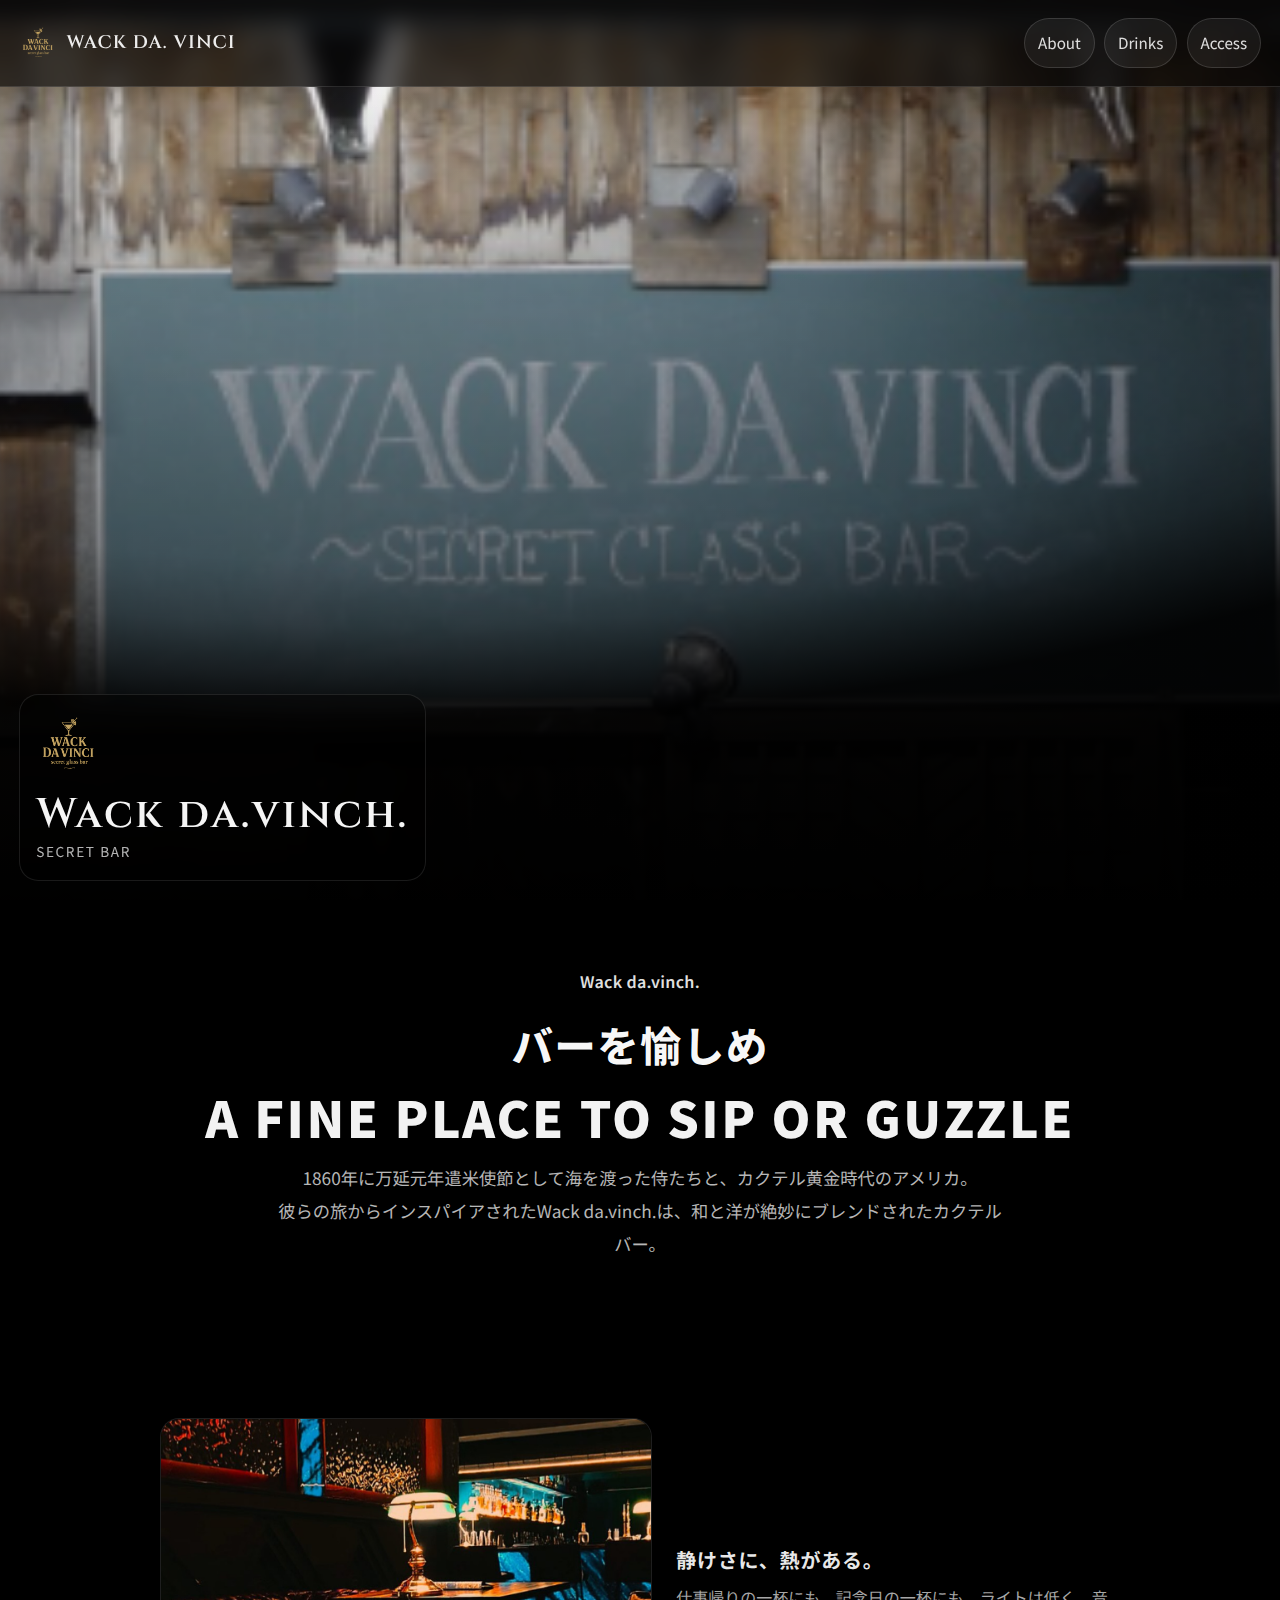
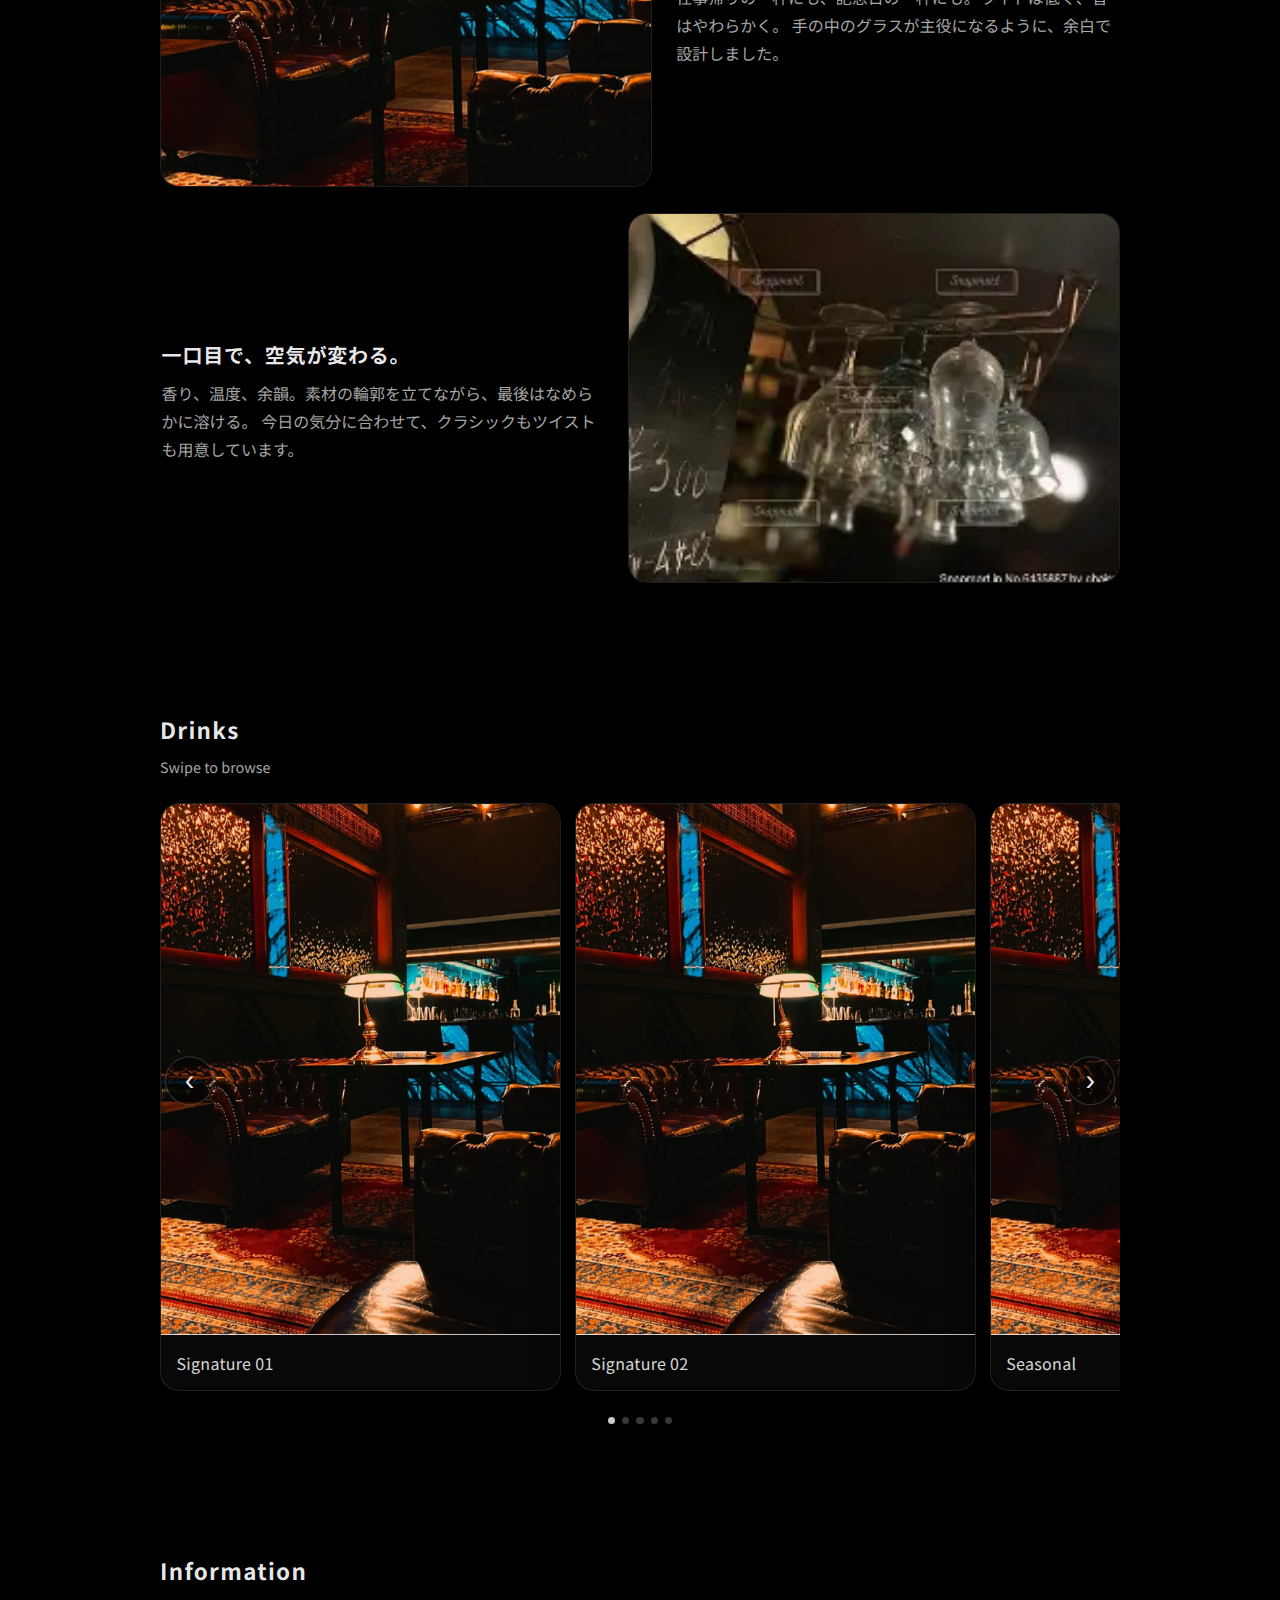
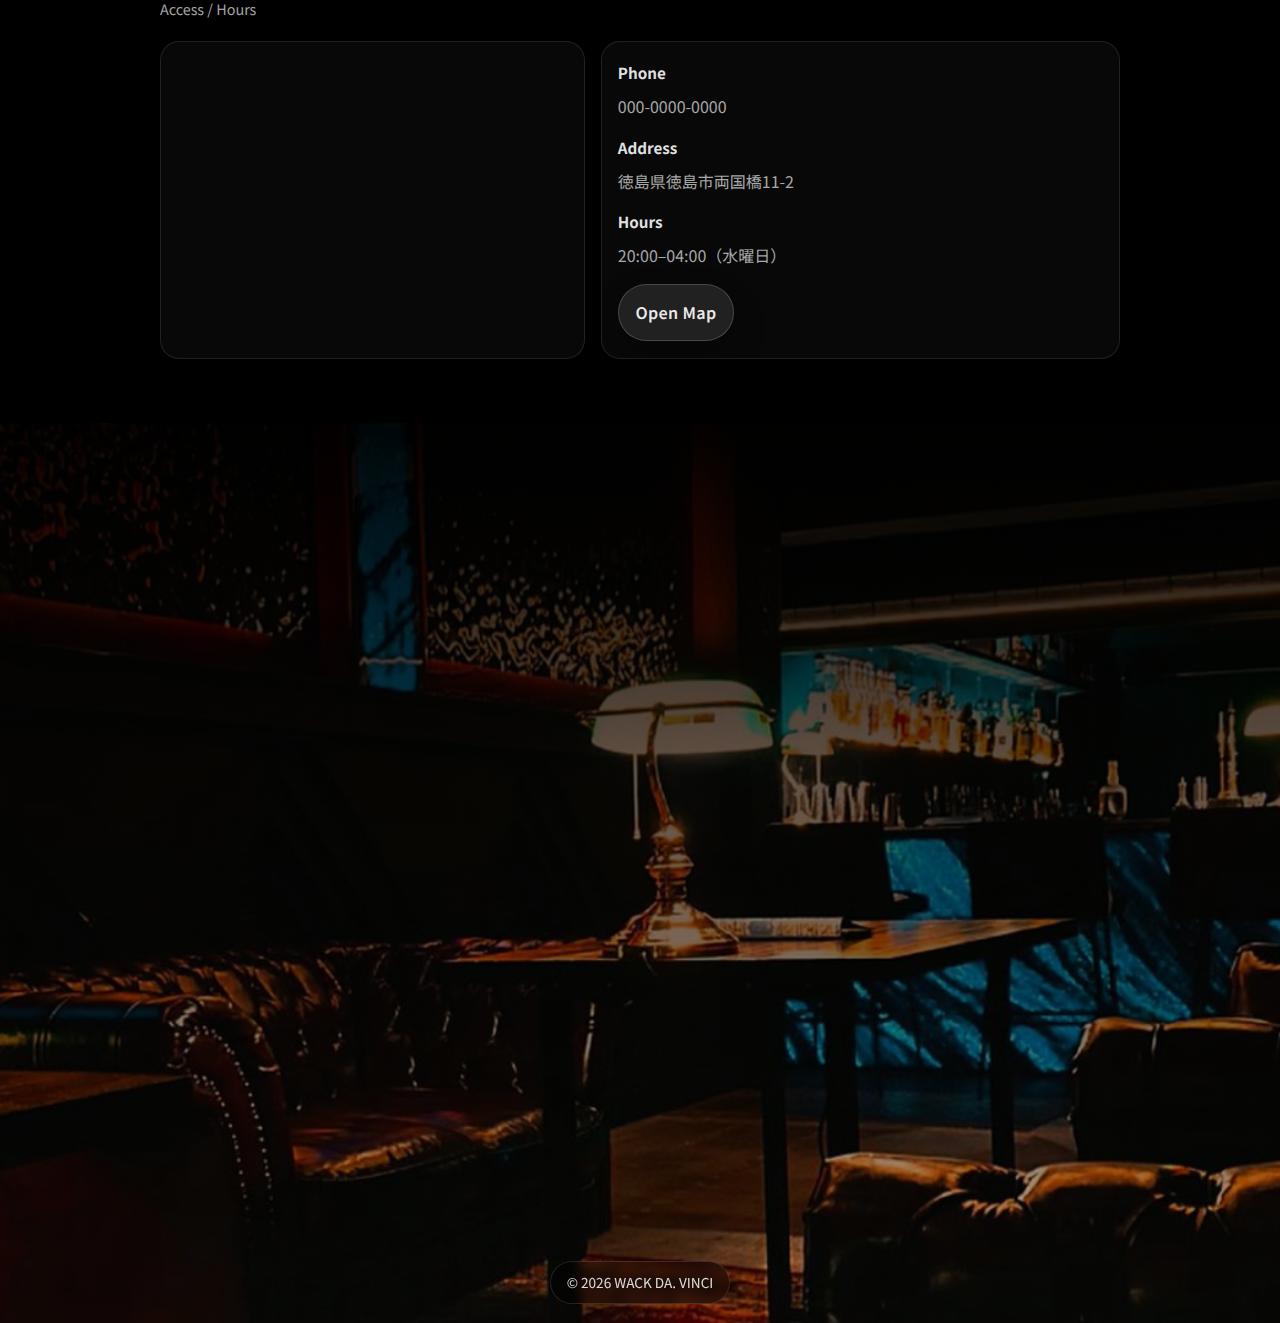
<file: index.html>
<!doctype html>
<html lang="ja">
<head>
  <meta charset="utf-8" />
  <meta name="viewport" content="width=device-width, initial-scale=1, viewport-fit=cover" />
  <meta name="description" content="バー/店舗の紹介ページ" />
  <title>WACK DA. VINCI</title>

  <link rel="preconnect" href="https://fonts.googleapis.com">
  <link rel="preconnect" href="https://fonts.gstatic.com" crossorigin>
  <link href="https://fonts.googleapis.com/css2?family=Cinzel:wght@500;600&family=Noto+Sans+JP:wght@300;400;600&display=swap" rel="stylesheet">

  <link rel="stylesheet" href="css/styles.css" />
</head>

<body>
  <!-- ===== Sticky Header (スクロールで出現) ===== -->
  <header class="sticky-header" id="stickyHeader" aria-label="ページナビゲーション">
    <a class="sticky-brand" href="#top" aria-label="トップへ">
      <img src="assets/img/logo.png" alt="" aria-hidden="true">
      <span>WACK DA. VINCI</span>
    </a>

    <nav class="sticky-nav" aria-label="セクションナビ">
      <a href="#about">About</a>
      <a href="#drinks">Drinks</a>
      <a href="#info">Access</a>
    </nav>
  </header>

  <main>
    <!-- ================== HERO (full screen) ================== -->
    <section class="hero" id="top" aria-label="ファーストビュー">
      <img class="hero-bg" src="assets/img/2.png" alt="" aria-hidden="true">
      <div class="hero-scrim" aria-hidden="true"></div>

      <div class="hero-content">
        <div class="brand-lockup" id="brandLockup">
          <img class="brand-logo" src="assets/img/logo.png" alt="WACK DA. VINCI ロゴ">
          <div class="brand-text">
            <h1 class="brand-name">Wack da.vinch.</h1>
            <p class="brand-tag">Secret bar</p>
          </div>
        </div>
      </div>

      <a class="scroll-hint" href="#intro" aria-label="下へスクロール">Scroll</a>

      <!-- ここが“ヘッダー出現”の判定用（ヒーローを抜けたらヘッダー表示） -->
      <div class="sticky-sentinel" id="stickySentinel" aria-hidden="true"></div>
    </section>

    <!-- ================== INTRO (hero の“下”に置く) ================== -->
    <section class="intro" id="intro" aria-label="イントロ">
      <div class="intro-inner">
        <p class="intro-overline">Wack da.vinch.</p>
        <p class="intro-kicker">バーを愉しめ</p>
        <h2 class="intro-headline">A FINE PLACE TO&nbsp;SIP OR GUZZLE</h2>
        <p class="intro-lead">
          1860年に万延元年遣米使節として海を渡った侍たちと、カクテル黄金時代のアメリカ。<br>
          彼らの旅からインスパイアされたWack da.vinch.は、和と洋が絶妙にブレンドされたカクテルバー。
        </p>
      </div>
    </section>

    <!-- ================== ABOUT (photo + text) x2 ================== -->
    <section class="wrap" id="about" aria-label="About us">
      <article class="story">
        <div class="story-media">
          <img src="assets/img/3.png" alt="店内の雰囲気">
        </div>
        <div class="story-text">
          <h2>静けさに、熱がある。</h2>
          <p>
            仕事帰りの一杯にも、記念日の一杯にも。ライトは低く、音はやわらかく。
            手の中のグラスが主役になるように、余白で設計しました。
          </p>
        </div>
      </article>

      <article class="story story--reverse">
        <div class="story-media">
          <img src="assets/img/4.png" alt="カクテルの写真">
        </div>
        <div class="story-text">
          <h2>一口目で、空気が変わる。</h2>
          <p>
            香り、温度、余韻。素材の輪郭を立てながら、最後はなめらかに溶ける。
            今日の気分に合わせて、クラシックもツイストも用意しています。
          </p>
        </div>
      </article>
    </section>

    <!-- ================== DRINKS carousel ================== -->
    <section class="wrap" id="drinks" aria-label="ドリンク">
      <header class="section-head">
        <h2 class="section-title">Drinks</h2>
        <p class="section-sub">Swipe to browse</p>
      </header>

      <div class="carousel" data-carousel>
        <div class="carousel-track" data-track>
          <figure class="card">
            <img src="assets/img/5.png" alt="Drink 01">
            <figcaption>Signature 01</figcaption>
          </figure>
          <figure class="card">
            <img src="assets/img/6.png" alt="Drink 02">
            <figcaption>Signature 02</figcaption>
          </figure>
          <figure class="card">
            <img src="assets/img/7.png" alt="Drink 03">
            <figcaption>Seasonal</figcaption>
          </figure>
          <figure class="card">
            <img src="assets/img/8.png" alt="Drink 04">
            <figcaption>Classic</figcaption>
          </figure>
          <figure class="card">
            <img src="assets/img/9.png" alt="Drink 05">
            <figcaption>Mocktail</figcaption>
          </figure>
        </div>

        <button class="car-btn car-btn--prev" type="button" data-prev aria-label="前へ">‹</button>
        <button class="car-btn car-btn--next" type="button" data-next aria-label="次へ">›</button>

        <div class="dots" data-dots aria-label="スライド位置"></div>
      </div>
    </section>

    <!-- ================== Information (LEFT: MAP / RIGHT: DETAILS) ================== -->
    <section class="wrap" id="info" aria-label="インフォメーション">
      <header class="section-head">
        <h2 class="section-title">Information</h2>
        <p class="section-sub">Access / Hours</p>
      </header>

      <div class="info">
        <div class="info-brand info-map">
          <iframe
            title="WACK DA. VINCI の地図"
            loading="lazy"
            referrerpolicy="no-referrer-when-downgrade"
            src="https://www.google.com/maps?q=徳島県徳島市両国橋11-2&output=embed"
            allowfullscreen>
          </iframe>
        </div>

        <div class="info-block">
          <h3>Phone</h3>
          <p><a href="tel:0000000000">000-0000-0000</a></p>

          <h3>Address</h3>
          <p>徳島県徳島市両国橋11-2</p>

          <h3>Hours</h3>
          <p>20:00–04:00（水曜日）</p>

          <div class="info-actions">
            <a class="btn"
               href="https://www.google.com/maps?q=徳島県徳島市両国橋11-2"
               target="_blank" rel="noopener">
              Open Map
            </a>
          </div>
        </div>
      </div>
    </section>

    <!-- ================== FULL-WIDTH FOOTER (full screen) ================== -->
    <footer class="footer footer--img" aria-label="フッター">
      <img class="footer-bg" src="assets/img/1.png" alt="" aria-hidden="true">
      <div class="footer-scrim" aria-hidden="true"></div>

      <div class="footer-inner">
        <p>© <span id="year"></span> WACK DA. VINCI</p>
      </div>
    </footer>

  </main>

  <script src="js/main.js"></script>
</body>
</html>
</file>
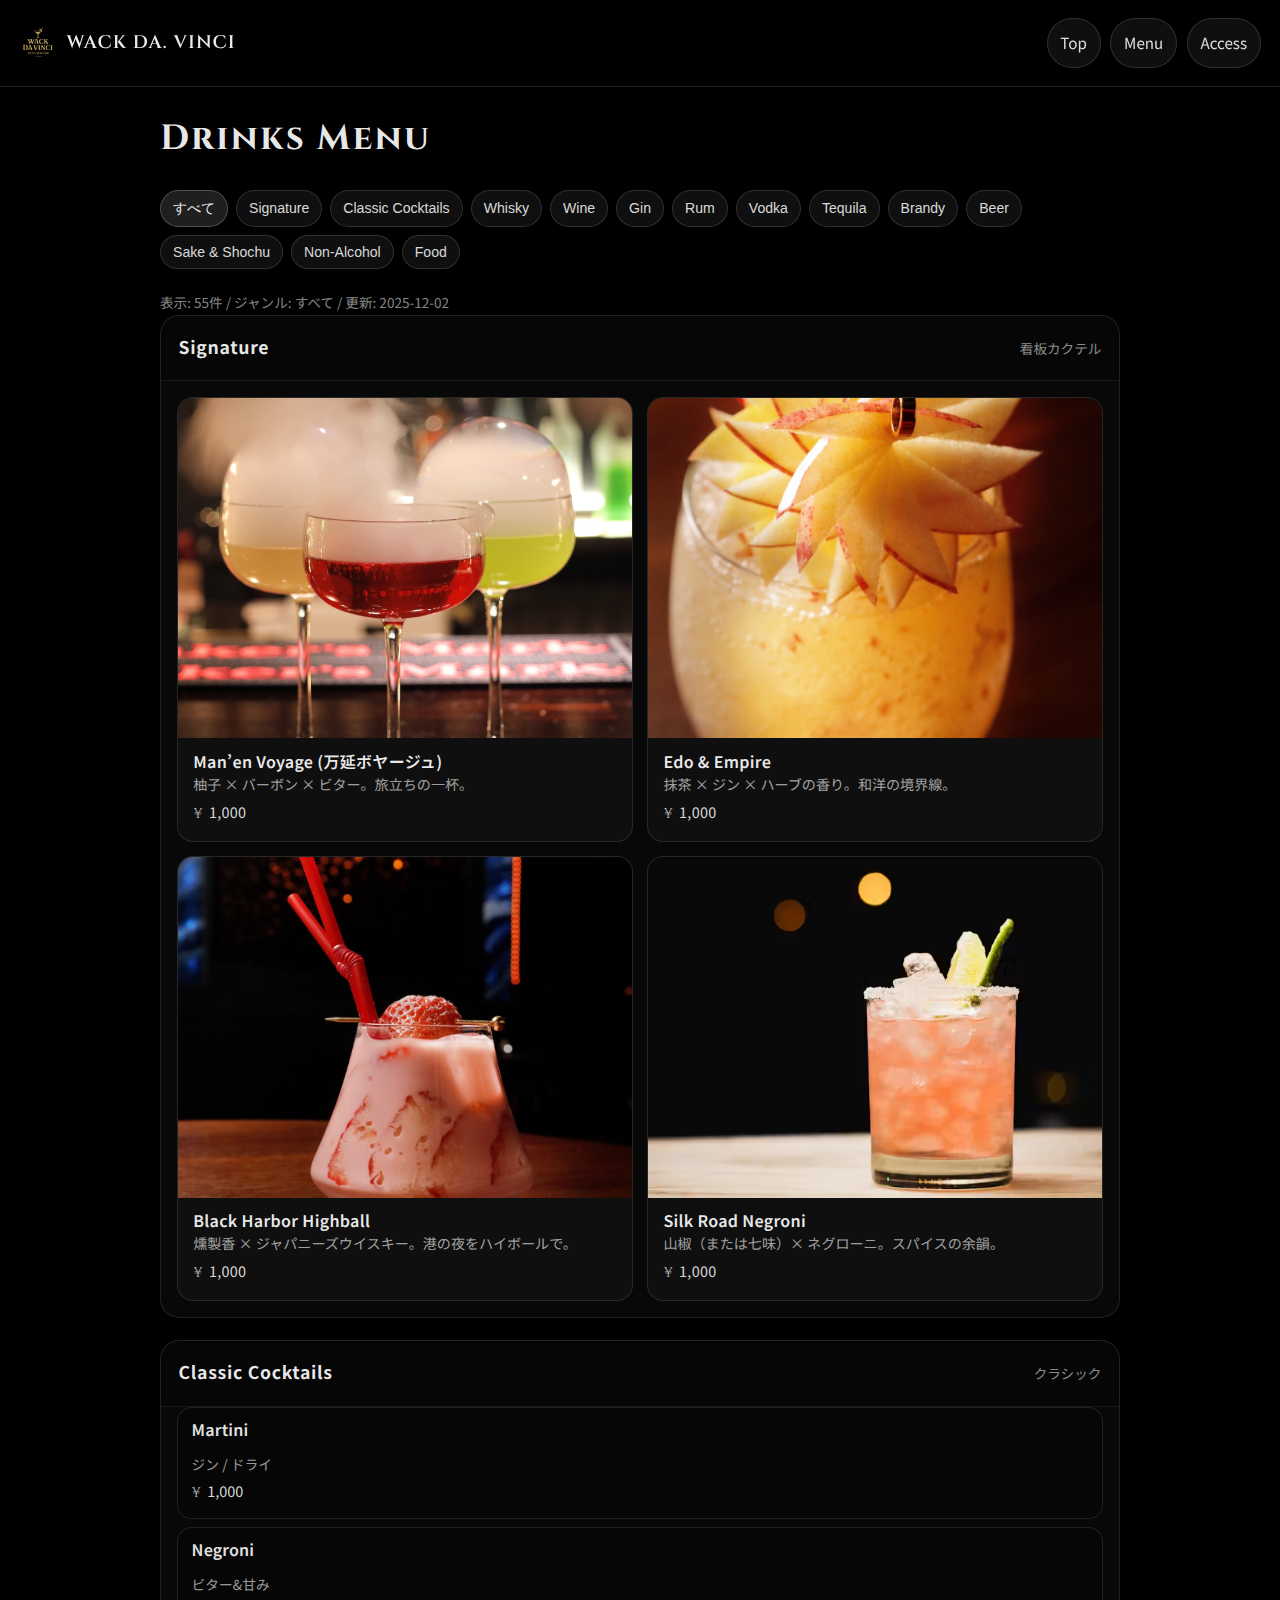
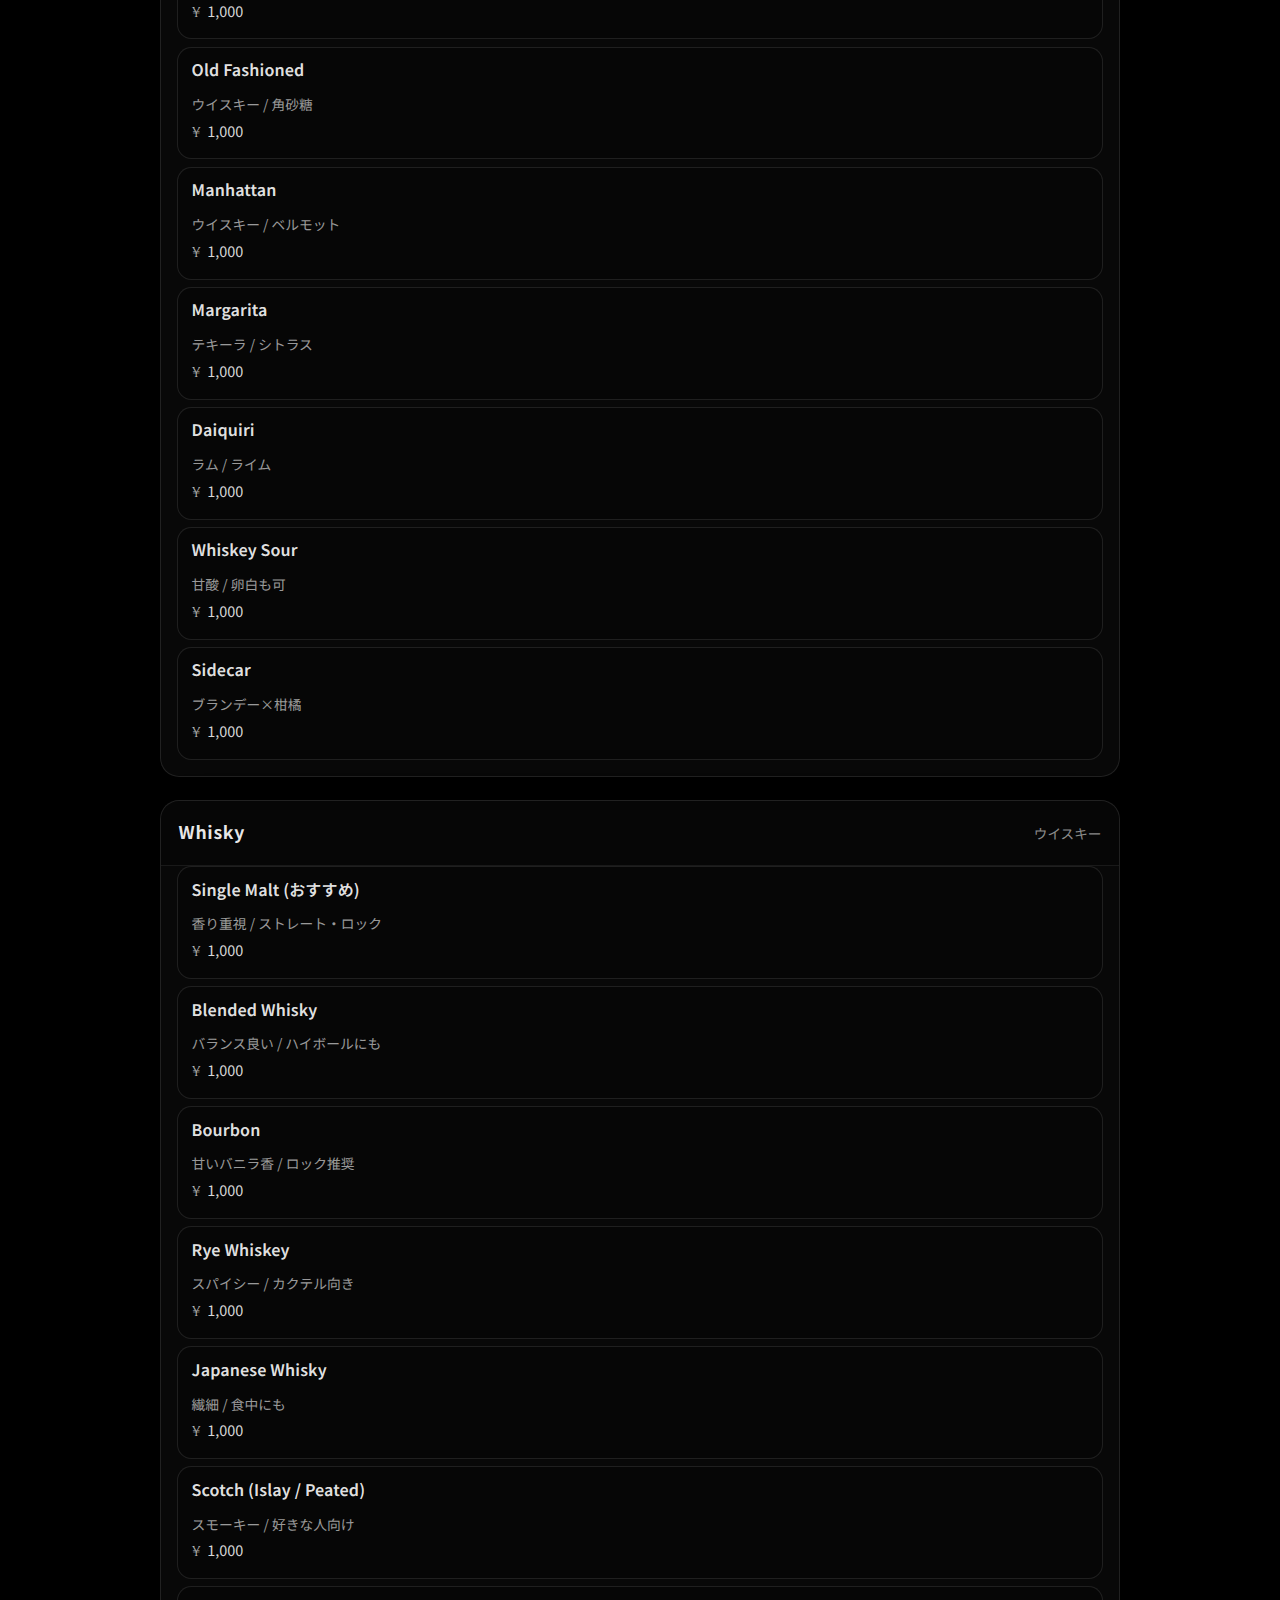
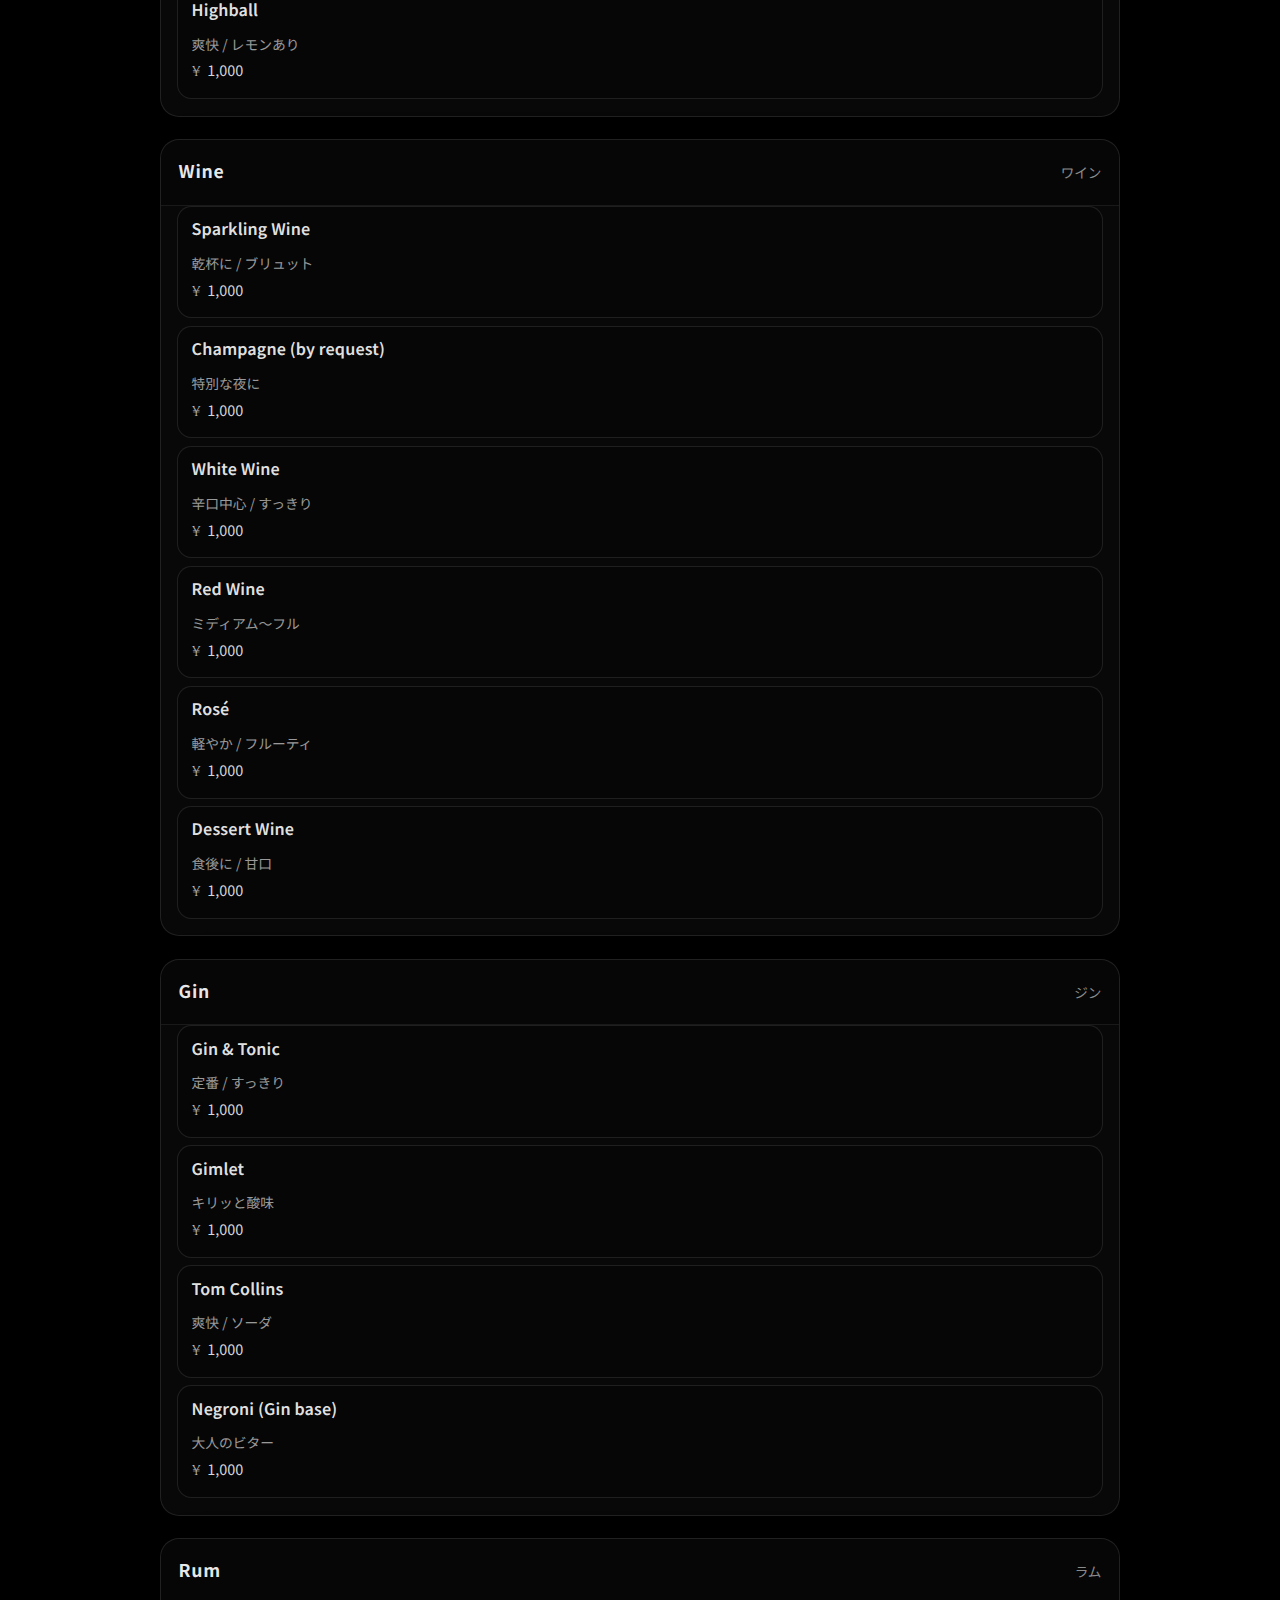
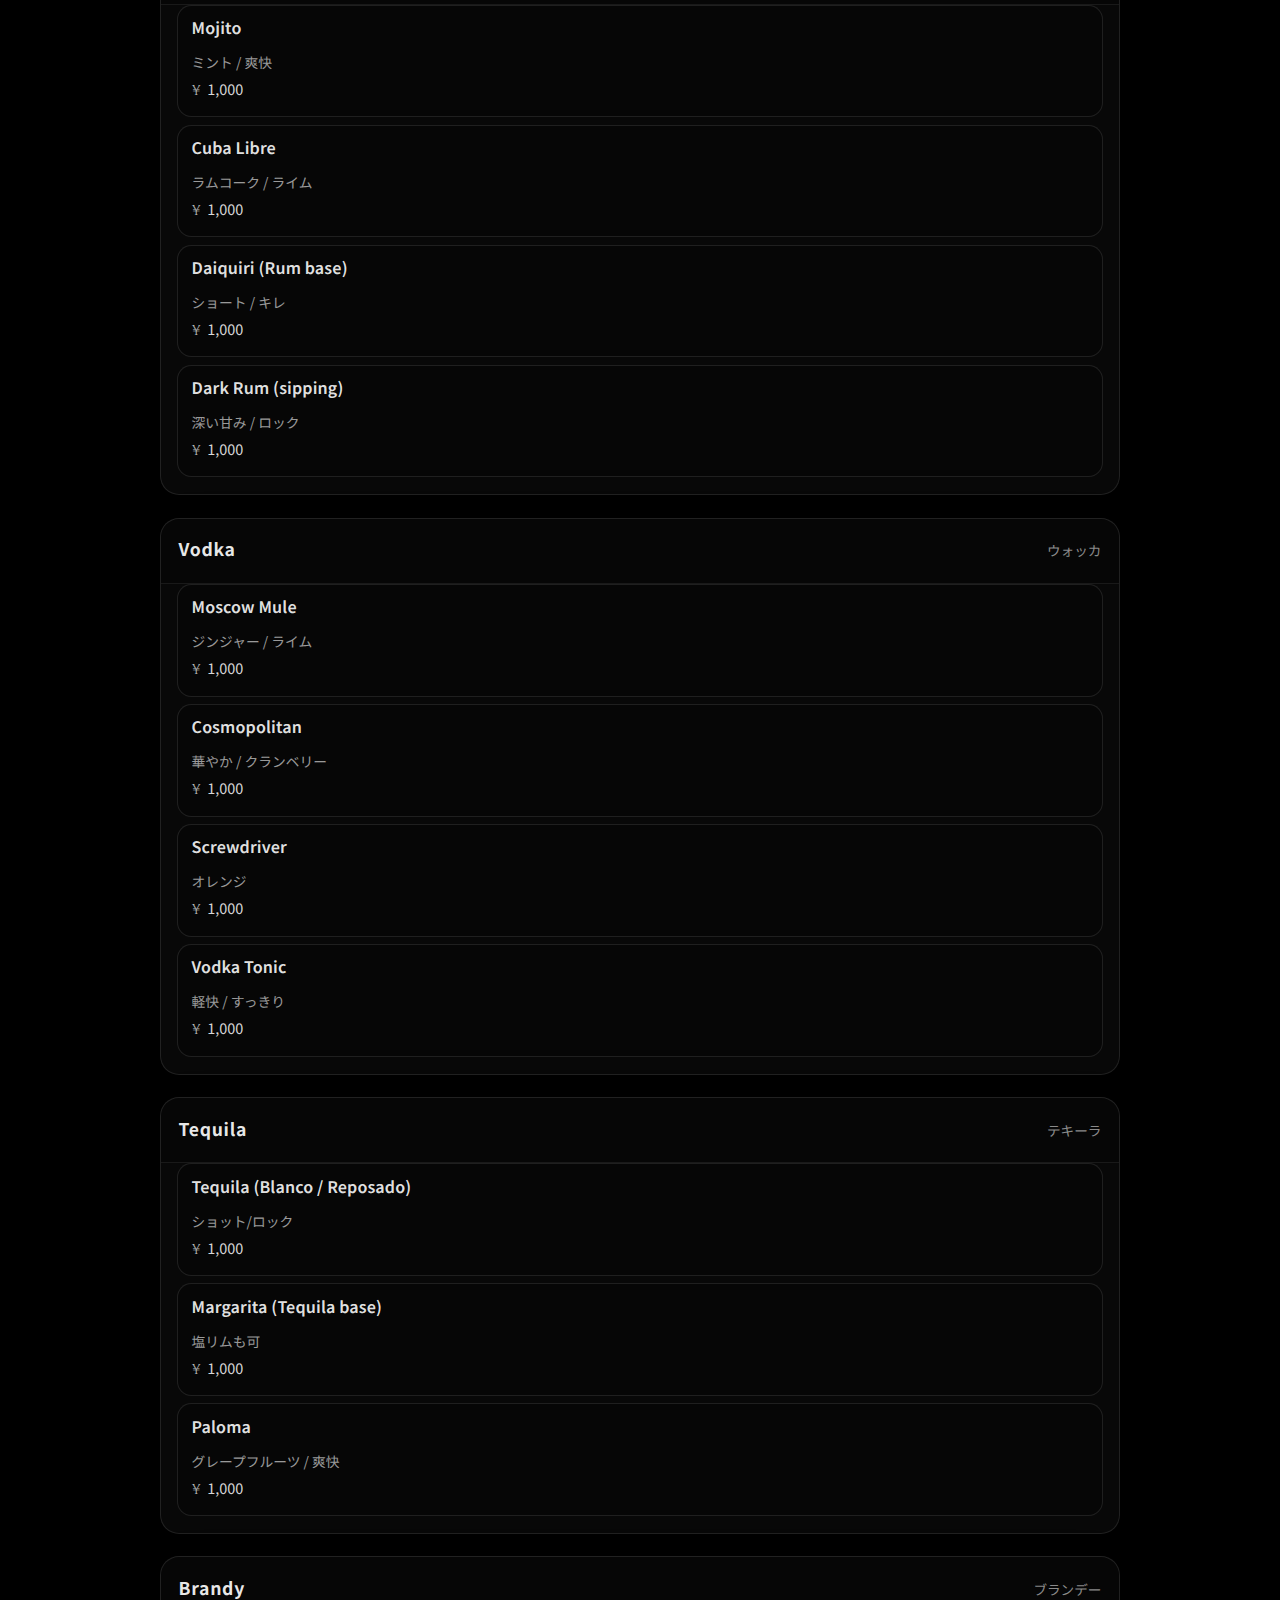
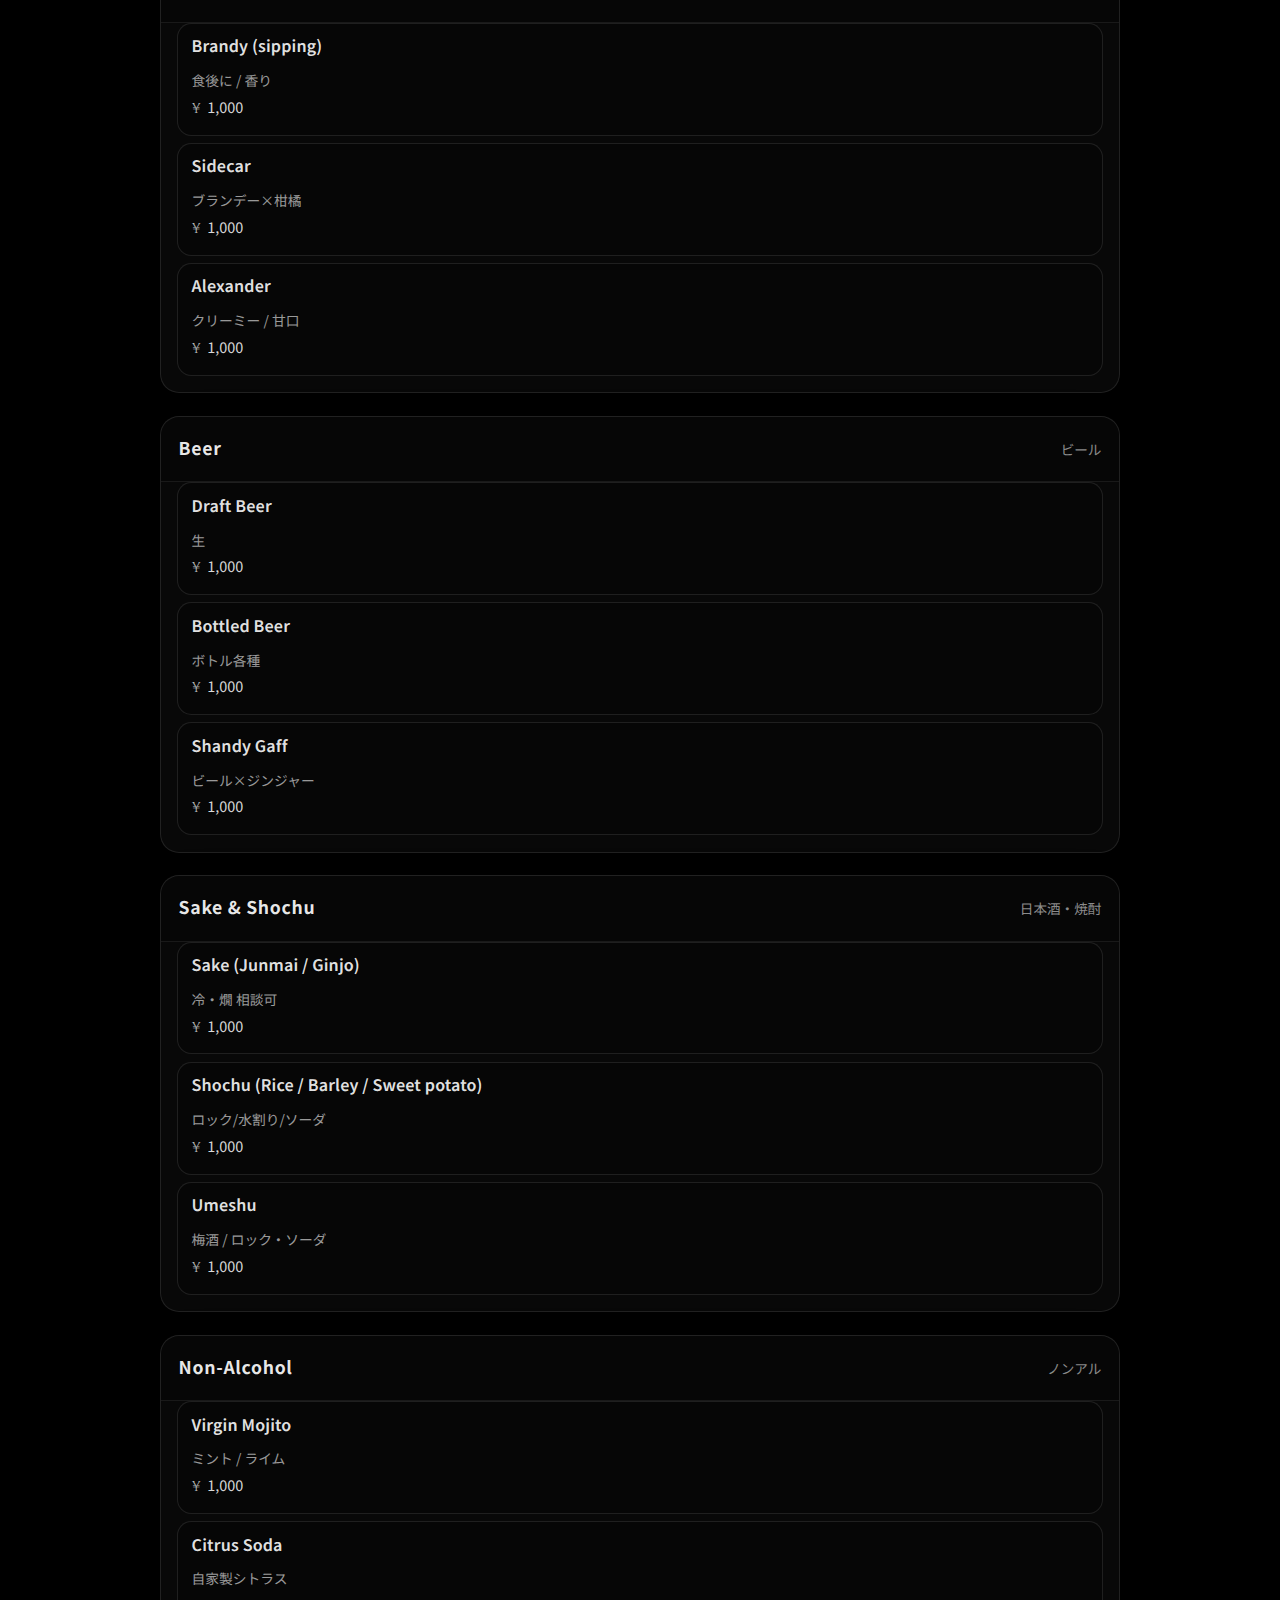
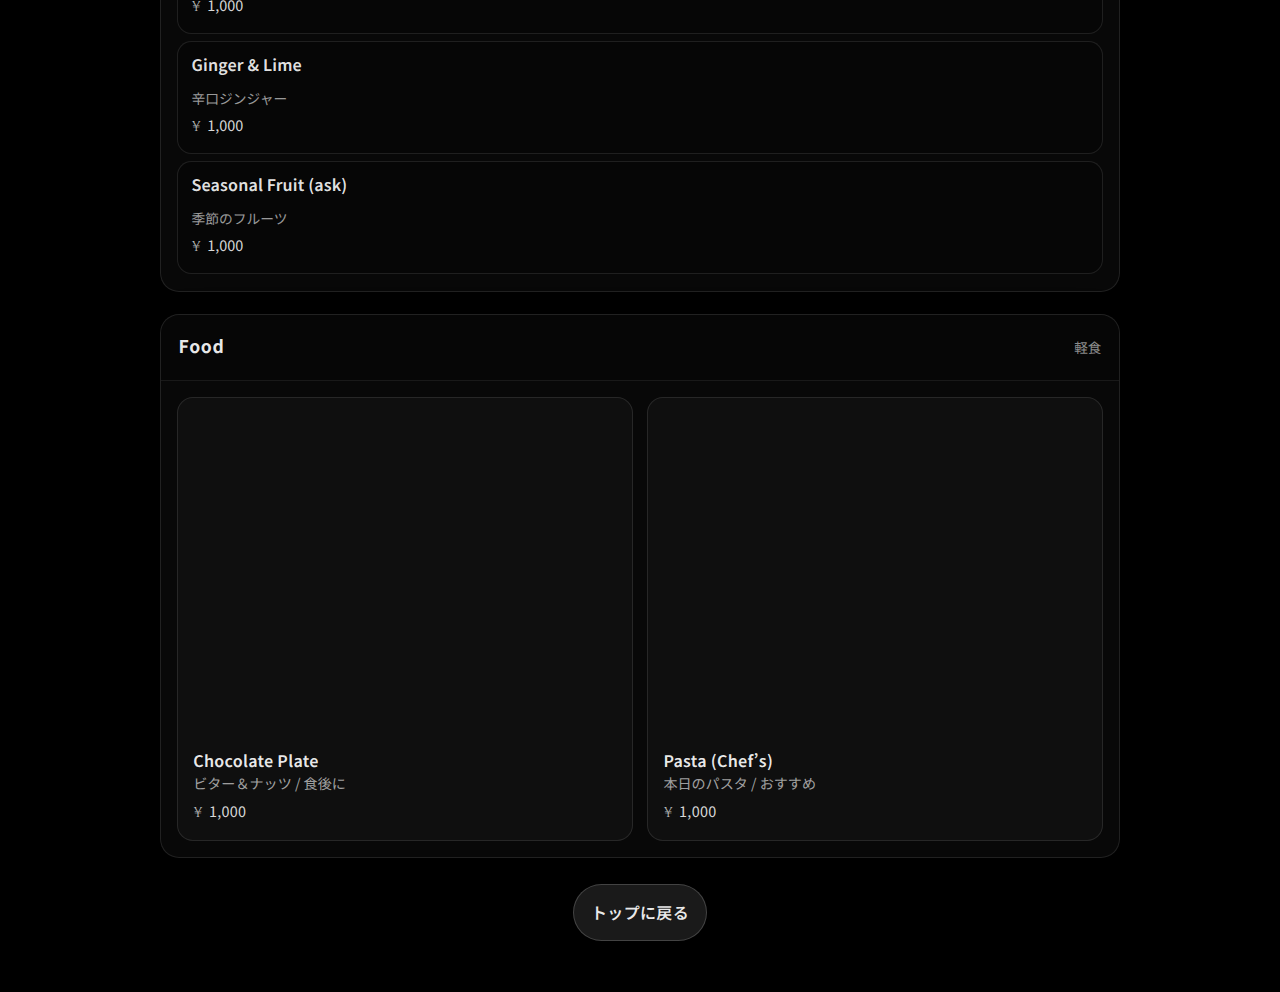
<file: drink.html>
<!doctype html>
<html lang="ja">
<head>
  <meta charset="utf-8" />
  <meta name="viewport" content="width=device-width, initial-scale=1, viewport-fit=cover" />
  <meta name="description" content="ドリンクメニュー一覧" />
  <title>Drinks Menu | WACK DA. VINCI</title>

  <link rel="preconnect" href="https://fonts.googleapis.com">
  <link rel="preconnect" href="https://fonts.gstatic.com" crossorigin>
  <link href="https://fonts.googleapis.com/css2?family=Cinzel:wght@500;600&family=Noto+Sans+JP:wght@300;400;600&display=swap" rel="stylesheet">
  <link rel="stylesheet" href="css/styles.css" />

  <style>
    .page{
      width: min(var(--max), calc(100% - 2.2rem));
      margin: 0 auto;
      padding: 6.8rem 0 3.2rem;
    }
    .page-head{ display:grid; gap:.25rem; margin-bottom: 1.2rem; }
    .page-title{
      margin:0;
      font-family:"Cinzel", serif;
      letter-spacing:.06em;
      font-size: clamp(1.6rem, 4.8vw, 2.2rem);
    }
    .page-sub{ margin:0; color: var(--muted); font-size:.95rem; }

    .toolbar{
      display:flex; gap:.75rem; flex-wrap: wrap;
      align-items:center; justify-content: flex-start;
      margin: 1.1rem 0 1.4rem;
    }
    .chipbar{ display:flex; gap:.5rem; flex-wrap: wrap; }
    .chip{
      border: 1px solid rgba(255,255,255,.14);
      background: rgba(255,255,255,.06);
      color: rgba(255,255,255,.85);
      border-radius: 999px;
      padding: .5rem .75rem;
      font-size: .88rem;
      cursor: pointer;
      user-select: none;
    }
    .chip[aria-pressed="true"]{
      background: rgba(255,255,255,.12);
      border-color: rgba(255,255,255,.22);
      color: rgba(255,255,255,.95);
    }

    .menu{ display:grid; gap: 1.4rem; }
    .genre{
      border: 1px solid rgba(255,255,255,.10);
      background: rgba(255,255,255,.03);
      border-radius: var(--radius);
      overflow: hidden;
      box-shadow: var(--shadow);
    }
    .genre-head{
      padding: 1.05rem 1.1rem;
      border-bottom: 1px solid rgba(255,255,255,.08);
      background: rgba(0,0,0,.20);
      display:flex;
      align-items: baseline;
      justify-content: space-between;
      gap: 1rem;
    }
    .genre-head h2{ margin:0; font-size: 1.1rem; letter-spacing:.04em; }
    .genre-head span{ color: rgba(255,255,255,.55); font-size: .85rem; white-space: nowrap; }

    /* 写真あり（上） */
    .menu-grid{
      display:grid;
      gap: .9rem;
      padding: 1rem;
      grid-template-columns: 1fr;
    }
    .menu-card{
      border: 1px solid rgba(255,255,255,.10);
      background: rgba(255,255,255,.03);
      border-radius: 1rem;
      overflow:hidden;
      display:grid;
    }
    .menu-card img{
      width:100%;
      height:auto;
      aspect-ratio: 4/3;
      object-fit: cover;
    }

    /* ▼ 改行表示のキャプション */
    .menu-card .cap{
      padding:.85rem .95rem;
      display:grid;
      gap:.28rem;
      align-items:start;
    }
    .menu-card .name{
      margin:0;
      color: rgba(255,255,255,.92);
      font-weight: 600;
      letter-spacing:.02em;
      line-height: 1.2;
    }
    .menu-card .note{
      margin:0;
      color: rgba(255,255,255,.62);
      font-size: .88rem;
      line-height: 1.35;
    }
    .menu-card .price{
      margin: .05rem 0 0;
      color: rgba(255,255,255,.85);
      font-size: .9rem;
      letter-spacing: .02em;
    }
    .yen{
      font-family: "Cinzel", serif;
      letter-spacing:.04em;
      margin-right: .35rem;
      opacity:.85;
    }

    /* 写真なし（下） */
    .menu-list{
      padding: 0 1rem 1.05rem;
      display:grid;
      gap: .45rem;
    }
    .menu-item{
      padding: .78rem .85rem;
      border-radius: .9rem;
      border: 1px solid rgba(255,255,255,.10);
      background: rgba(0,0,0,.22);
      display:grid;
      gap:.28rem;
    }
    .menu-item .name{ color: rgba(255,255,255,.90); font-weight: 600; letter-spacing:.01em; line-height: 1.2; }
    .menu-item .note{ color: rgba(255,255,255,.60); font-size: .86rem; line-height: 1.35; }
    .menu-item .price{ color: rgba(255,255,255,.85); font-size: .9rem; margin-top:.05rem; }

    .statusline{
      margin-top: .6rem;
      color: rgba(255,255,255,.55);
      font-size: .85rem;
    }
    .error{
      margin-top: 1rem;
      padding: 1rem;
      border-radius: var(--radius);
      border: 1px solid rgba(255,255,255,.12);
      background: rgba(255,255,255,.04);
      color: rgba(255,255,255,.85);
    }

    @media (min-width: 48rem){
      .menu-grid{ grid-template-columns: repeat(2, minmax(0, 1fr)); }
    }
  </style>
</head>

<body>
  <header class="sticky-header" aria-label="ページナビゲーション">
    <a class="sticky-brand" href="index.html#drinks" aria-label="トップへ戻る">
      <img src="assets/img/logo.png" alt="" aria-hidden="true">
      <span>WACK DA. VINCI</span>
    </a>

    <nav class="sticky-nav" aria-label="ページ操作">
      <a href="index.html#drinks">Top</a>
      <a href="#menu">Menu</a>
      <a href="index.html#info">Access</a>
    </nav>
  </header>

  <main class="page" id="menu">
    <header class="page-head">
      <h1 class="page-title">Drinks Menu</h1>
    </header>

    <!-- ✅ 検索を削除。ジャンルチップのみ -->
    <div class="toolbar" aria-label="ジャンル絞り込み">
      <div class="chipbar" id="chipbar" aria-label="ジャンル"></div>
    </div>

    <div class="statusline" id="statusline"></div>

    <section class="menu" id="menuRoot" aria-label="ドリンクメニュー一覧"></section>

    <div id="errorBox" class="error" hidden></div>

    <div style="display:flex; justify-content:center; margin-top:1.6rem;">
      <a class="btn" href="index.html#drinks">トップに戻る</a>
    </div>
  </main>

  <script>
    // ===== 設定 =====
    const DATA_URL = "data/menu.json";

    const $ = (s, r=document) => r.querySelector(s);
    const el = (tag, cls) => { const n=document.createElement(tag); if(cls) n.className=cls; return n; };

    const menuRoot = $("#menuRoot");
    const chipbar = $("#chipbar");
    const statusline = $("#statusline");
    const errorBox = $("#errorBox");

    let rawData = null;
    let activeGenre = "all";

    function setError(msg){
      errorBox.hidden = false;
      errorBox.textContent = msg;
    }

    function formatPrice(p){
      if(p === null || p === undefined || p === "") return "";
      const n = Number(p);
      if(Number.isFinite(n)) return n.toLocaleString("ja-JP");
      return String(p);
    }

    function buildChips(genres){
      chipbar.innerHTML = "";

      const makeChip = (id, label) => {
        const b = el("button", "chip");
        b.type = "button";
        b.textContent = label;
        b.setAttribute("data-genre", id);
        b.setAttribute("aria-pressed", id === activeGenre ? "true" : "false");
        b.addEventListener("click", () => {
          activeGenre = id;
          [...chipbar.querySelectorAll(".chip")]
            .forEach(x => x.setAttribute("aria-pressed", x.dataset.genre === id ? "true" : "false"));
          render();
        });
        return b;
      };

      chipbar.appendChild(makeChip("all", "すべて"));
      for(const g of genres){
        chipbar.appendChild(makeChip(g.id, g.name));
      }
    }

    function makeLines(it, forCard){
      const wrap = el("div", forCard ? "cap" : "");
      const name = el("p", "name"); name.textContent = it.name || "";

      const noteText = (it.note || "").trim();
      const priceText = formatPrice(it.price);

      if(forCard){
        wrap.appendChild(name);

        if(noteText){
          const note = el("p", "note");
          note.textContent = noteText;
          wrap.appendChild(note);
        }
        if(priceText){
          const price = el("p", "price");
          price.innerHTML = `<span class="yen">¥</span>${priceText}`;
          wrap.appendChild(price);
        }
        return wrap;
      }else{
        // list row (grid) 用：中身は親に直接 append でもよいけど統一
        const frag = document.createDocumentFragment();
        frag.appendChild(name);

        if(noteText){
          const note = el("div", "note");
          note.textContent = noteText;
          frag.appendChild(note);
        }
        if(priceText){
          const price = el("div", "price");
          price.innerHTML = `<span class="yen">¥</span>${priceText}`;
          frag.appendChild(price);
        }
        return frag;
      }
    }

    function render(){
      if(!rawData) return;

      const genres = rawData.genres || [];
      menuRoot.innerHTML = "";

      let shownItems = 0;

      const filteredGenres = genres.filter(g => activeGenre === "all" ? true : g.id === activeGenre);

      for(const genre of filteredGenres){
        const items = Array.isArray(genre.items) ? genre.items : [];
        if(items.length === 0) continue;

        // 写真ありを先に
        const withImg = items.filter(it => it.img);
        const noImg   = items.filter(it => !it.img);

        shownItems += items.length;

        const article = el("article", "genre");

        const head = el("div", "genre-head");
        const h2 = document.createElement("h2");
        h2.textContent = genre.name || "Genre";
        const sub = document.createElement("span");
        sub.textContent = genre.subtitle || "";
        head.appendChild(h2);
        head.appendChild(sub);
        article.appendChild(head);

        if(withImg.length){
          const grid = el("div", "menu-grid");
          for(const it of withImg){
            const card = el("div", "menu-card");

            const img = document.createElement("img");
            img.src = it.img;
            img.alt = it.name || "";
            img.loading = "lazy";
            card.appendChild(img);

            // ✅ name / note / price を改行表示
            card.appendChild(makeLines(it, true));

            grid.appendChild(card);
          }
          article.appendChild(grid);
        }

        if(noImg.length){
          const list = el("div", "menu-list");
          for(const it of noImg){
            const row = el("div", "menu-item");
            // ✅ name / note / price を改行表示
            row.appendChild(makeLines(it, false));
            list.appendChild(row);
          }
          article.appendChild(list);
        }

        menuRoot.appendChild(article);
      }

      const updated = rawData.meta?.updated_at ? ` / 更新: ${rawData.meta.updated_at}` : "";
      const genreLabel = activeGenre === "all"
        ? "すべて"
        : (rawData.genres.find(g => g.id === activeGenre)?.name || activeGenre);

      statusline.textContent = `表示: ${shownItems}件 / ジャンル: ${genreLabel}${updated}`;
    }

    async function init(){
      try{
        const res = await fetch(DATA_URL, { cache: "no-store" });
        if(!res.ok) throw new Error(`menu.json を取得できませんでした（${res.status}）`);
        rawData = await res.json();

        buildChips(rawData.genres || []);
        render();
      }catch(e){
        setError(
          "メニューの読み込みに失敗しました。\n" +
          "・ローカル直開き(file://)だと失敗することがあります（Live Server推奨）\n" +
          "・data/menu.json のパスを確認してください\n\n" +
          String(e.message || e)
        );
      }
    }

    init();
  </script>
</body>
</html>
</file>
<file: css/styles.css>
:root{
  --bg: #000;
  --panel: rgba(255,255,255,.06);
  --line: rgba(255,255,255,.14);
  --text: rgba(255,255,255,.92);
  --muted: rgba(255,255,255,.66);

  --radius: 1.2rem;
  --shadow: 0 1.2rem 2.6rem rgba(0,0,0,.45);

  --max: 60rem; /* ≒960px */
}

*{ box-sizing:border-box; }
html{ scroll-behavior:smooth; }
body{
  margin:0;
  background: var(--bg);
  color: var(--text);
  font-family: "Noto Sans JP", system-ui, -apple-system, "Segoe UI", sans-serif;
  line-height: 1.75;
  -webkit-font-smoothing: antialiased;
  text-rendering: geometricPrecision;
}



img{ max-width:100%; display:block; }
a{ color:inherit; text-decoration:none; }
p{ margin:0; color: var(--muted); }

.wrap{
  width: min(var(--max), calc(100% - 2.2rem));
  margin: 0 auto;
  padding: 3.2rem 0;
}

/* ================= HERO ================= */
.hero{
  position: relative;
  min-height: 100svh; /* スマホのアドレスバー対応 */
  background: #000;
  overflow: hidden;
}

.hero-bg{
  position:absolute;
  inset:0;
  width:100%;
  height:100%;
  object-fit: cover;
  transform: scale(1.02);
  filter: saturate(1.02);
}

.hero-scrim{
  position:absolute;
  inset:0;
  /* 上は比較的明るく、画像の「下1/3」からしっかり暗くする */
  background:
    radial-gradient(120% 70% at 30% 10%,
      rgba(0,0,0,.0),
      rgba(0,0,0,.15) 55%,
      rgba(0,0,0,.20) 75%,
      rgba(0,0,0,.40) 85%,
      rgba(0,0,0,.92) 100%
    ),
    linear-gradient(to top,
      rgba(0,0,0,.92) 0%,
      rgba(0,0,0,.40) 25%,
      rgba(0,0,0,.20) 66%,
      rgba(0,0,0,.0) 100%
    );
}


.hero-content{
  position:absolute;
  inset:0;
  display:flex;
  align-items:flex-end;
  justify-content:flex-start;
  padding: max(1.2rem, env(safe-area-inset-top)) 1.2rem max(1.2rem, env(safe-area-inset-bottom)) 1.2rem;
}

/* 左下のロゴ＋店名 */
.brand-lockup{
  display:flex;
  align-items:flex-end;
  gap: .9rem;
  padding: 1rem 1rem;
  border-radius: var(--radius);
  background: rgba(0,0,0,.35);
  border: 1px solid rgba(255,255,255,.10);
  backdrop-filter: blur(8px);
}

.brand-logo{
  width: clamp(2.8rem, 9vw, 4.2rem);
  height: auto;
}

.brand-text{ display:grid; gap:.15rem; }

.brand-name{
  margin:0;
  font-family: "Cinzel", serif;
  font-weight: 600;
  letter-spacing: .06em;
  font-size: clamp(1.6rem, 7vw, 2.6rem);
  line-height: 1.05;
  color: rgba(255,255,255,.96);
}

.brand-tag{
  margin:0;
  font-size: .85rem;
  letter-spacing: .12em;
  text-transform: uppercase;
  color: rgba(255,255,255,.70);
}

/* スクロールヒント */
.scroll-hint{
  position:absolute;
  left: 1.2rem;
  bottom: calc(1.2rem + env(safe-area-inset-bottom));
  transform: translateY(4.6rem);
  font-size: .8rem;
  color: rgba(255,255,255,.65);
  letter-spacing: .18em;
  text-transform: uppercase;
  padding: .6rem .85rem;
  border-radius: 999px;
  border: 1px solid rgba(255,255,255,.14);
  background: rgba(0,0,0,.25);
}

/* ================= Section Head ================= */
.section-head{
  display:grid;
  gap:.35rem;
  margin-bottom: 1.1rem;
}
.section-head-top{
  display:flex;
  align-items:center;
  justify-content:space-between;
  gap: 1rem;
}

.btn-inline{
  margin: 0;           /* 余計な余白を消す */
  padding: .55rem .9rem;  /* 少しコンパクトに */
  border-radius: 999px;   /* pill */
  white-space: nowrap;
}

.section-title{
  margin:0;
  font-size: 1.4rem;
  letter-spacing: .06em;
}
.section-sub{
  font-size: .9rem;
  color: var(--muted);
}

/* ================= STORY 2回 ================= */
.story{
  display:grid;
  gap: 1rem;
  margin-top: 1.6rem;
}

.story-media{
  border-radius: var(--radius);
  overflow:hidden;
  border: 1px solid rgba(255,255,255,.10);
  box-shadow: var(--shadow);
  background: rgba(255,255,255,.02);
}
.story-media img{
  width:100%;
  height: auto;
  aspect-ratio: 4 / 3;
  object-fit: cover;
}

.story-text{
  padding: .2rem .1rem;
}
.story-text h2{
  margin: .3rem 0 .4rem;
  font-size: 1.25rem;
  letter-spacing: .04em;
  color: rgba(255,255,255,.92);
}
.story-text p{
  margin:0;
  font-size: 1rem;
}

/* ================= DRINKS carousel ================= */
.carousel{
  position: relative;
  margin-top: 1.2rem;
}

.carousel-track{
  display:flex;
  gap: .9rem;
  overflow-x: auto;
  scroll-snap-type: x mandatory;
  scroll-behavior: smooth;
  padding: .2rem .2rem 1.1rem;
  -webkit-overflow-scrolling: touch;
}
.carousel-track::-webkit-scrollbar{ height: .5rem; }
.carousel-track::-webkit-scrollbar-thumb{
  background: rgba(255,255,255,.18);
  border-radius: 999px;
}

.card{
  flex: 0 0 78%;
  scroll-snap-align: start;
  border-radius: var(--radius);
  overflow:hidden;
  border: 1px solid rgba(255,255,255,.10);
  background: rgba(255,255,255,.03);
  box-shadow: var(--shadow);
  margin:0;
}
.card img{
  width:100%;
  height:auto;
  aspect-ratio: 3 / 4;
  object-fit: cover;
}
.card figcaption{
  padding: .85rem .95rem;
  font-size: 1rem;
  color: rgba(255,255,255,.85);
  letter-spacing: .02em;
}

/* 前/次ボタン（スマホで押しやすく） */
.car-btn{
  position:absolute;
  top: 45%;
  transform: translateY(-50%);
  width: 2.8rem;
  height: 2.8rem;
  border-radius: 999px;
  border: 1px solid rgba(255,255,255,.18);
  background: rgba(0,0,0,.35);
  color: rgba(255,255,255,.92);
  font-size: 1.8rem;
  line-height: 1;
  display:grid;
  place-items:center;
  cursor:pointer;
  -webkit-tap-highlight-color: transparent;
}
.car-btn--prev{ left: .3rem; }
.car-btn--next{ right: .3rem; }

/* ドット */
.dots{
  display:flex;
  gap: .45rem;
  justify-content:center;
  margin-top: .5rem;
}
.dot{
  width: .45rem;
  height: .45rem;
  border-radius: 999px;
  background: rgba(255,255,255,.22);
}
.dot.is-active{ background: rgba(255,255,255,.80); }

/* ================= Information ================= */
.info{
  display:grid;
  gap: 1rem;
  margin-top: 1.2rem;
}

.info-brand, .info-block{
  border: 1px solid rgba(255,255,255,.10);
  background: rgba(255,255,255,.03);
  border-radius: var(--radius);
  padding: 1.1rem 1rem;
}

.info-brand img{
  width: min(14rem, 100%);
  height:auto;
}

.info-block h3{
  margin: 0 0 .35rem;
  font-size: .95rem;
  color: rgba(255,255,255,.90);
}
.info-block p{
  margin: 0 0 .9rem;
  font-size: 1rem;
}

.note{
  margin-top: .7rem;
  font-size: .85rem;
  color: rgba(255,255,255,.55);
}

.btn{
  display:inline-flex;
  align-items:center;
  justify-content:center;
  padding: .85rem 1.05rem;
  border-radius: 999px;
  border: 1px solid rgba(255,255,255,.18);
  background: rgba(255,255,255,.10);
  font-weight: 600;
  letter-spacing: .02em;
  box-shadow: 0 1rem 2rem rgba(0,0,0,.25);
}

/* ===== Footer with image set in HTML ===== */
.footer.footer--img{
  position: relative;
  margin-top: 0;         /* 余白いらないなら0 */
  min-height: 100svh;    /* ← ここが“全面” */
  overflow: hidden;
  border-top: 0;         /* 境界線も消すなら */
}

.footer-inner{
  position: relative;
  z-index: 1;
  min-height: 100svh;    /* ← 中身も全面に合わせる */
  display: flex;
  align-items: flex-end;
  justify-content: center;
  padding: 1.2rem 1.2rem max(1.2rem, env(safe-area-inset-bottom));
  text-align: center;
}
.footer-inner p{
  margin: 0;
  font-size: .85rem;
  color: rgba(255,255,255,.85);
  padding: .55rem .95rem;
  border-radius: 999px;
  background: rgba(0,0,0,.40);
  border: 1px solid rgba(255,255,255,.12);
  backdrop-filter: blur(6px);
}

/* 背景画像（HTMLで指定したimgを全面表示） */
.footer-bg{
  position: absolute;
  inset: 0;
  width: 100%;
  height: 100%;
  object-fit: cover;
  transform: scale(1.02);
}

/* 上80%は黒く、下20%だけ明るく画像が見える */
.footer-scrim{
  position: absolute;
  inset: 0;
  background: linear-gradient(to bottom,
    rgba(0,0,0,.96) 0%,
    rgba(0,0,0,.60) 40%,
    rgba(0,0,0,.40) 80%,
    rgba(0,0,0,.20) 100%
  );
}

/* 左側を地図にする */
.info-map{
  padding: 0;            /* iframeを端まで使う */
  overflow: hidden;      /* 角丸を効かせる */
}

.info-map iframe{
  width: 100%;
  height: 100%;
  min-height: 18rem;     /* スマホでの見やすさ */
  border: 0;
  display: block;
  /* filter: grayscale(1) contrast(1.1) brightness(.9); /* 黒系デザインに馴染ませる(不要なら消してOK) */
}

/* ===== Sticky Header ===== */
/* ===== Sticky Header（最初から表示） ===== */
.sticky-header{
  position: fixed;
  left: 0;
  top: 0;
  width: 100%;
  z-index: 9999;

  display: flex;
  align-items: center;
  justify-content: space-between;
  gap: 1rem;

  /* ★高さ（=幅感）を大きく：上下のpaddingを増やす */
  padding: 1.15rem 1.2rem;
  padding-top: calc(1.15rem + env(safe-area-inset-top));

  background: rgba(0,0,0,.55);
  border-bottom: 1px solid rgba(255,255,255,.12);
  backdrop-filter: blur(12px);

  /* ★ここが「最初から表示」 */
  transform: none;
  opacity: 1;
  pointer-events: auto;
}

/* もう is-visible は不要だが、残ってもOK（念のため上書き） */
.sticky-header.is-visible{
  transform: none;
  opacity: 1;
  pointer-events: auto;
}


.sticky-brand{
  display: inline-flex;
  align-items: center;
  gap: .55rem;
  min-width: 0;
}
.sticky-brand img{
  width: 2rem;
  height: 2rem;
  object-fit: contain;
  border-radius: .5rem;
}
.sticky-brand span{
  font-family: "Cinzel", serif;
  letter-spacing: .06em;
  font-weight: 600;
  font-size: 1.05rem;
  white-space: nowrap;
  overflow: hidden;
  text-overflow: ellipsis;
}

.sticky-nav{
  display: inline-flex;
  align-items: center;
  gap: .6rem;
}
.sticky-nav a{
  font-size: .9rem;
  color: rgba(255,255,255,.85);
  padding: .5rem .65rem;
  border-radius: 999px;
  border: 1px solid rgba(255,255,255,.14);
  background: rgba(255,255,255,.06);
}

.sticky-nav a:active{
  transform: translateY(1px);
}

/* “ヘッダーの分だけ”アンカー位置を下げる（飛んだ時に見切れない） */
#about, #drinks, #info{
  scroll-margin-top: 5.2rem;
}

/* 見た目は影響なし：判定用 */
.sticky-sentinel{
  position: absolute;
  left: 0;
  right: 0;
  bottom: 0;
  height: 1px;
}
.sticky-brand img{
  width: 2.4rem;
  height: 2.4rem;
}

.sticky-brand span{
  font-size: 1.15rem;
}
.sticky-nav a{
  font-size: .95rem;
  padding: .65rem .8rem;
}

/* ===== Hero copy block ===== */

/* hero-content を “左下に積む” */
.hero-content{
  align-items: flex-end;       /* 下寄せ */
  justify-content: flex-start; /* 左寄せ */
}

/* brand-lockup + copy を縦並びで */
.hero-content > div{
  display: grid;
  gap: 1rem;
  max-width: min(44rem, 92vw);
}

/* コピー全体 */
.hero-copy{
  padding: 1.05rem 1.05rem 1.1rem;
  border-radius: var(--radius);
  background: rgba(0,0,0,.30);
  border: 1px solid rgba(255,255,255,.10);
  backdrop-filter: blur(8px);
}

/* 小さい行 */
.hero-overline{
  margin: 0 0 .35rem;
  color: rgba(255,255,255,.90);
  font-weight: 600;
  letter-spacing: .02em;
}

/* 「バーを愉しめ」 */
.hero-kicker{
  margin: 0 0 .35rem;
  font-size: clamp(1.4rem, 6vw, 2.2rem);
  font-weight: 700;
  color: rgba(255,255,255,.98);
  letter-spacing: .03em;
}

/* 英字の大見出し */
.hero-headline{
  margin: 0 0 .55rem;
  font-size: clamp(1.55rem, 7.2vw, 3.0rem);
  font-weight: 800;
  letter-spacing: .04em;
  line-height: 1.08;
  color: rgba(255,255,255,.98);
}

/* 本文 */
.hero-lead{
  margin: 0;
  font-size: clamp(.95rem, 3.8vw, 1.05rem);
  color: rgba(255,255,255,.78);
  line-height: 1.75;
}

/* ===== Intro (hero の下のセンター文字) ===== */
.intro{
  background: #000;
  padding: 4.2rem 0;
}

.intro-inner{
  width: min(60rem, calc(100% - 2.2rem));
  margin: 0 auto;
  text-align: center;
  color: rgba(255,255,255,.95);
}

.intro-overline{
  margin: 0 0 .8rem;
  font-weight: 600;
  letter-spacing: .02em;
  color: rgba(255,255,255,.88);
}

.intro-kicker{
  margin: 0 0 .65rem;
  font-size: clamp(1.6rem, 7vw, 2.6rem);
  font-weight: 800;
  letter-spacing: .03em;
  color: rgba(255,255,255,.98);
}

.intro-headline{
  margin: 0 0 1.1rem;
  font-size: clamp(1.6rem, 7.4vw, 3.1rem);
  font-weight: 900;
  letter-spacing: .05em;
  line-height: 1.08;
}

.intro-lead{
  margin: 0 auto;
  max-width: 46rem;
  font-size: clamp(1rem, 3.8vw, 1.08rem);
  line-height: 1.9;
  color: rgba(255,255,255,.72);
}



/* ================= 少し広い画面（タブレット等） ================= */
@media (min-width: 48rem){
  .wrap{ padding: 4rem 0; }

  .story{
    grid-template-columns: 1.05fr .95fr;
    align-items: center;
    gap: 1.4rem;
  }
  .story--reverse{
    grid-template-columns: .95fr 1.05fr;
  }
  .story--reverse .story-media{ order: 2; }
  .story--reverse .story-text{ order: 1; }

  .card{ flex-basis: 42%; }
  .car-btn{ width: 3.1rem; height: 3.1rem; }
  .info{ grid-template-columns: .9fr 1.1fr; }
}

/* ===== Mobile Hamburger Nav ===== */
/* ===== Perfect X Hamburger ===== */
.nav-toggle{
  display: none; /* ← @media内で inline-flex にするのは今のままでOK */
  width: 46px;
  height: 46px;
  border: 1px solid rgba(255,255,255,0.18);
  background: rgba(0,0,0,0.25);
  backdrop-filter: blur(10px);
  -webkit-backdrop-filter: blur(10px);
  border-radius: 14px;
  cursor: pointer;
  padding: 0;
  position: relative;          /* ★重要：バーを絶対配置する土台 */
  -webkit-tap-highlight-color: transparent;
  transition: transform .18s ease, background .18s ease, border-color .18s ease;
}
.nav-toggle:active{ transform: scale(0.98); }
.nav-toggle:hover{
  background: rgba(0,0,0,0.34);
  border-color: rgba(255,255,255,0.28);
}

/* 3本線：中央基準で絶対配置（これが一番キレイに×になる） */
.nav-toggle__bar{
  position: absolute;
  left: 50%;
  top: 50%;
  width: 22px;
  height: 2px;
  background: rgba(255,255,255,0.92);
  border-radius: 999px;
  transform-origin: center;
  transition: transform .22s ease, opacity .18s ease;
}

/* 通常時：上・中・下 */
.nav-toggle__bar:nth-child(1){ transform: translate(-50%, -50%) translateY(-7px); }
.nav-toggle__bar:nth-child(2){ transform: translate(-50%, -50%); }
.nav-toggle__bar:nth-child(3){ transform: translate(-50%, -50%) translateY(7px); }

/* 開いたら：中心で回転して綺麗な× */
.nav-open .nav-toggle__bar:nth-child(1){
  transform: translate(-50%, -50%) rotate(45deg);
}
.nav-open .nav-toggle__bar:nth-child(2){
  opacity: 0;
}
.nav-open .nav-toggle__bar:nth-child(3){
  transform: translate(-50%, -50%) rotate(-45deg);
}

/* モバイル：ドロップダウン化 */
@media (max-width: 860px){
  .nav-toggle{ display: inline-flex; }

  /* 既存の横並びnavを、ドロップダウンに変更 */
  .sticky-nav{
    position: absolute;
    left: 14px;
    right: 14px;
    top: calc(100% + 10px);

    display: grid;
    gap: 8px;

    padding: 12px;
    border-radius: 18px;

    background: rgba(10,10,10,0.72);
    backdrop-filter: blur(16px);
    -webkit-backdrop-filter: blur(16px);
    border: 1px solid rgba(255,255,255,0.14);
    box-shadow: 0 14px 40px rgba(0,0,0,0.35);

    opacity: 0;
    transform: translateY(-6px);
    pointer-events: none;
    transition: opacity .18s ease, transform .18s ease;
  }

  .sticky-nav a{
    display: flex;
    align-items: center;
    justify-content: space-between;

    padding: 12px 12px;
    border-radius: 14px;
    text-decoration: none;
    letter-spacing: .06em;

    color: rgba(255,255,255,0.92);
    background: rgba(255,255,255,0.06);
    border: 1px solid rgba(255,255,255,0.08);
    transition: background .18s ease, transform .18s ease, border-color .18s ease;
  }

  .sticky-nav a::after{
    content: "↗";
    opacity: .75;
    transform: translateY(-1px);
  }

  .sticky-nav a:hover{
    background: rgba(255,255,255,0.11);
    border-color: rgba(255,255,255,0.16);
    transform: translateY(-1px);
  }

  /* 開いている状態 */
  .nav-open .sticky-nav{
    opacity: 1;
    transform: translateY(0);
    pointer-events: auto;
  }
}

/* アニメ苦手ユーザー配慮 */
@media (prefers-reduced-motion: reduce){
  .sticky-nav, .nav-toggle, .nav-toggle__bar{ transition: none !important; }
}

.info-actions{
  display: flex;
  align-items: center;
  gap: 12px;
  flex-wrap: wrap;
}

.icon-link{
  width: 44px;
  height: 44px;
  display: inline-flex;
  align-items: center;
  justify-content: center;
  border-radius: 999px;
  border: 1px solid rgba(255,255,255,.18);
  background: rgba(255,255,255,.06);
  backdrop-filter: blur(8px);
  -webkit-backdrop-filter: blur(8px);
  transition: transform .15s ease, background .15s ease, border-color .15s ease;
}

.icon-link:hover{
  transform: translateY(-1px);
  background: rgba(255,255,255,.10);
  border-color: rgba(255,255,255,.28);
}

.icon-link:focus-visible{
  outline: 2px solid rgba(255,255,255,.65);
  outline-offset: 2px;
}

.icon{
  width: 20px;
  height: 20px;
  fill: currentColor;
  opacity: .95;
}
</file>
